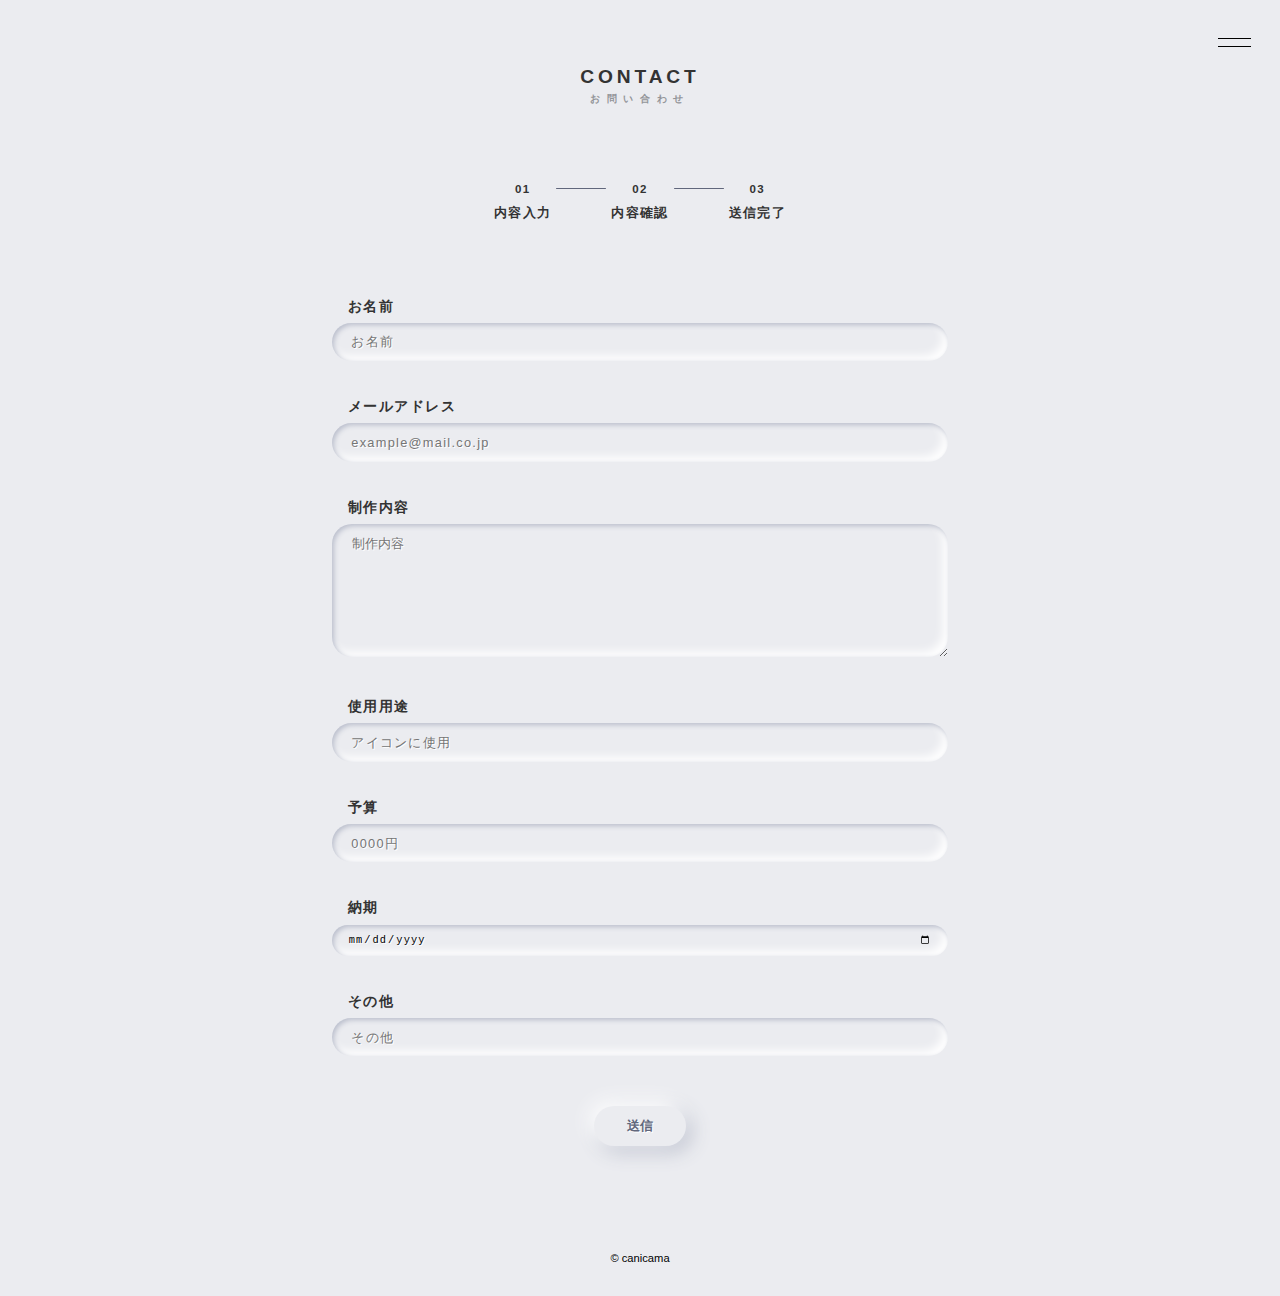
<file: contact.html>
<!DOCTYPE html>
<html lang="en">

<head>
  <meta charset="UTF-8">
  <meta http-equiv="X-UA-Compatible" content="IE=edge">
  <meta name="viewport" content="width=device-width, initial-scale=1.0">
  <title>canicama | お問い合わせ</title>
  <link rel="stylesheet" href="contact.css">

  <link href="https://use.fontawesome.com/releases/v5.6.1/css/all.css" rel="stylesheet">
  <link rel="shortcut icon" href="images/favicon.ico">

</head>

<body>

  <header class="header">
    <nav class="global-nav">
      <ul class="global-nav__list" id="navi_list">
        <li class="global-nav__item"><a href="index.html#profile">ABOUT</a></li>
        <li class="global-nav__item"><a href="#">CONTACT</a></li>
        <li class="global-nav__item"><a href="index.html#gallery">ILLUST</a></li>
        <li class="global-nav__item"><a href="nikki.html">NIKKI</a></li>
      </ul>
      <div class="nav_sns_icon">
        <ul>
          <li><a href="https://twitter.com/canicama_"><i class="fab fa-twitter fa-2x"></i></a></li>
          <li><a href="https://www.instagram.com/reichuki"><i class="fab fa-instagram fa-2x"></i></a></li>
        </ul>
        <!--
      <div class="yurei">
        <p><a href="yurei.html">ユウレイ公式サイト</a></p>
      </div>
      -->
      </div>
    </nav>
    <div class="hamburger" id="js-hamburger">
      <span class="hamburger__line hamburger__line--1"></span>
      <span class="hamburger__line hamburger__line--3"></span>
    </div>
    <div class="black-bg" id="js-black-bg"></div>
  </header>

  <div class="contact_form">
    <ul>
      <h2>CONTACT<br><span>お問い合わせ</span></h2>
      <div class="contact_order">
        <ul>
          <li><span>01</span><br>内容入力</li>
          <li class="contact_line_box" style="margin-top: 13px;"></li>
          <li><span>02</span><br>内容確認</li>
          <li class="contact_line_box" style="margin-top: 13px;"></li>
          <li><span>03</span><br>送信完了</li>
        </ul>
      </div>

      <form
        action="https://docs.google.com/forms/u/1/d/e/1FAIpQLSeY-uY41KyT8_6IOStNcdI0onYo1Oe7o2g2XdrLzMA5kpqoKA/formResponse">
        <label for="my_name">お名前</label>
        <input id="email" type="text" name="entry.1847468209" placeholder="お名前">
        <label for="email">メールアドレス</label>
        <input id="email" type="text" name="entry.582059140" placeholder="example@mail.co.jp">
        <label for="msg">制作内容</label>
        <textarea id="msg" name="entry.361872345" placeholder="制作内容"></textarea>
        <label for="my_name">使用用途</label>
        <input id="email" type="text" name="entry.1590780043" placeholder="アイコンに使用">
        <label for="my_name">予算</label>
        <input id="email" type="text" name="entry.524397925" placeholder="0000円">
        <label for="my_name">納期</label>
        <input id="date" type="date" name="entry.1628004502" placeholder="00年00月00日">
        <label for="my_name">その他</label>
        <input id="email" type="text" name="entry.617023466" placeholder="その他">
        <div class="button">
          <button type="submit" name="button" value="送信">送信</button>
        </div>
      </form>

      <!--
        <form
        action="https://docs.google.com/forms/u/1/d/e/1FAIpQLSeY-uY41KyT8_6IOStNcdI0onYo1Oe7o2g2XdrLzMA5kpqoKA/formResponse">
        <label>
          <p>お名前</p><input type="text" placeholder="お名前" name="entry.1847468209" />
        </label>
        <label>
          <p>メールアドレス</p><input type="text" placeholder="メールアドレス" name="entry.582059140" />
        </label>
        <label>
          <p>制作内容</p><textarea id="t_message" name="message" placeholder="制作内容" name="entry.361872345"></textarea>
        </label>
        <div id="attachment">
          <label><input type="file" name="ファイル添付" class="fileinput" name="entry.1590780043">添付ファイル</label>
        </div>
        <label>
          <p>使用用途</p><input type="text" placeholder="アイコンに使用" name="entry.1590780043" />
        </label>
        <label>
          <p>予算</p><input type="text" placeholder="0000円" name="entry.524397925" />
        </label>
        <label>
          <p>納期</p><input type="text" placeholder="00年00月00日" name="entry.1628004502" />
        </label>
        <label>
          <p>その他</p><textarea id="t_message" name="entry.617023466" placeholder="その他"></textarea>
        </label>
        <button type="button">送信</button>
      </form>
    -->
    </ul>
  </div>

  <footer>
    <div class="footer">
      <p>&copy; canicama</p>
    </div>
  </footer>



  <script src="navi.js"></script>

</body>

</html>
</file>
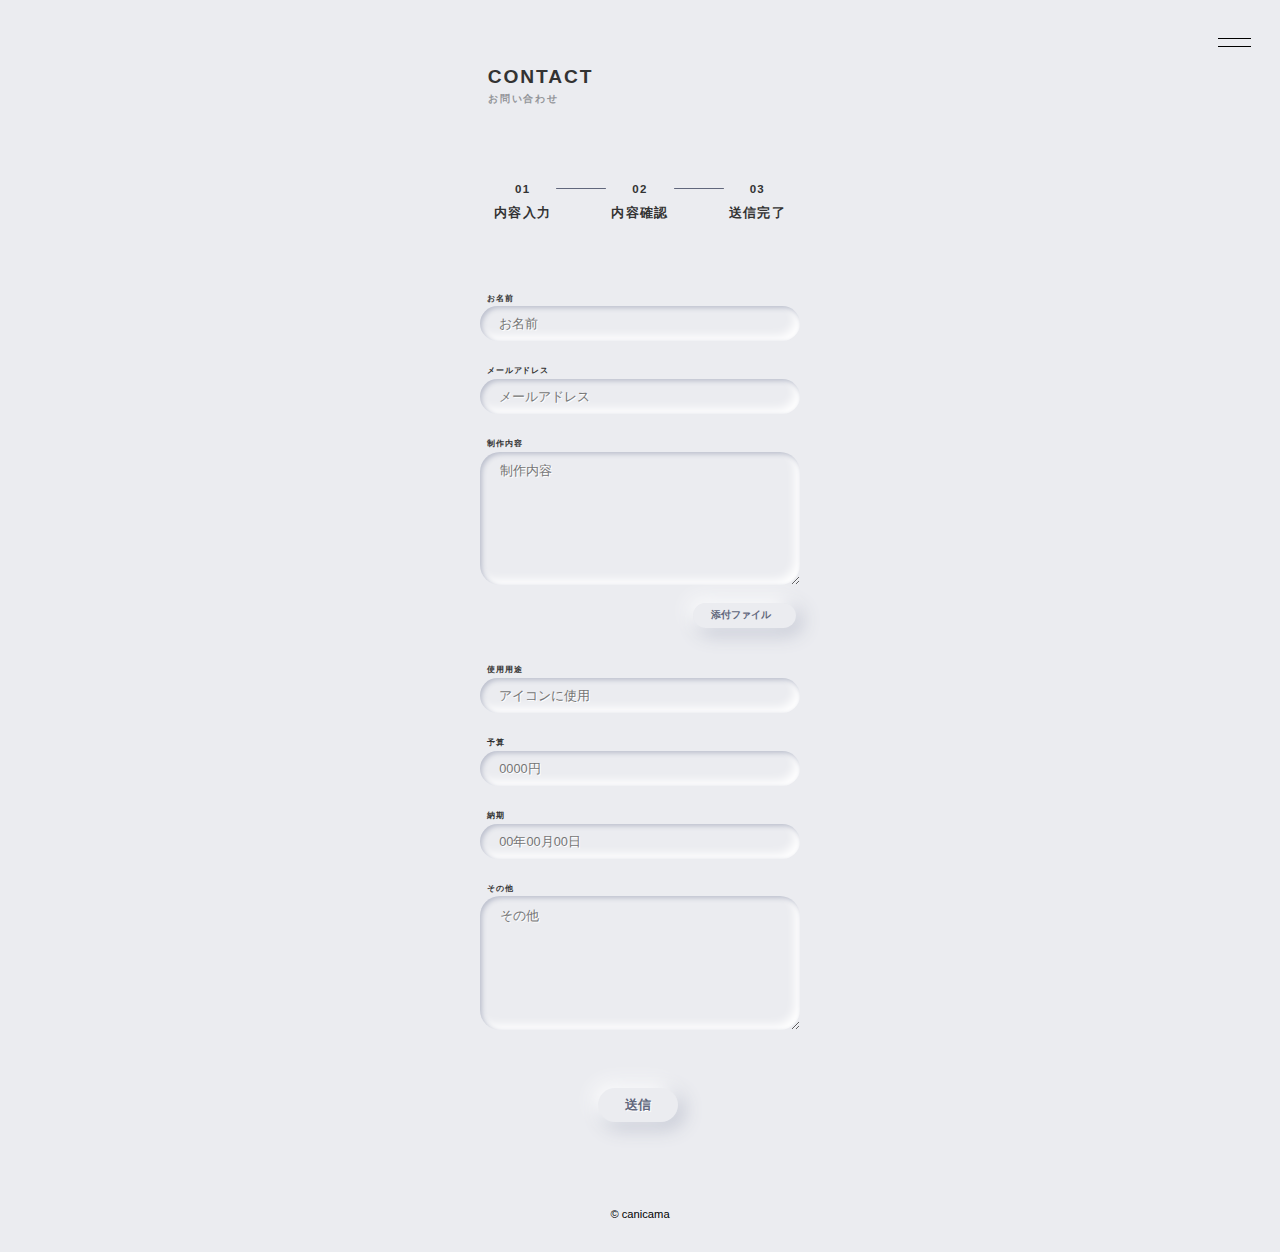
<file: contact02.html>
<!DOCTYPE html>
<html lang="en">

<head>
  <meta charset="UTF-8">
  <meta http-equiv="X-UA-Compatible" content="IE=edge">
  <meta name="viewport" content="width=device-width, initial-scale=1.0">
  <title>canicama | お問い合わせ</title>
  <link rel="stylesheet" href="p2.css">

  <link href="https://use.fontawesome.com/releases/v5.6.1/css/all.css" rel="stylesheet">
  <link rel="shortcut icon" href="images/favicon.ico">
</head>

<body>

  <header class="header">
    <nav class="global-nav">
      <ul class="global-nav__list" id="navi_list">
        <li class="global-nav__item"><a href="index.html#profile">ABOUT</a></li>
        <li class="global-nav__item"><a href="#">CONTACT</a></li>
        <li class="global-nav__item"><a href="index.html#gallery">ILLUST</a></li>
        <li class="global-nav__item"><a href="nikki.html">NIKKI</a></li>
      </ul>
      <div class="nav_sns_icon">
        <ul>
          <li><a href="https://twitter.com/canicama_"><i class="fab fa-twitter fa-2x"></i></a></li>
          <li><a href="https://www.instagram.com/reichuki"><i class="fab fa-instagram fa-2x"></i></a></li>
        </ul>
        <!--
      <div class="yurei">
        <p><a href="yurei.html">ユウレイ公式サイト</a></p>
      </div>
      -->
      </div>
    </nav>
    <div class="hamburger" id="js-hamburger">
      <span class="hamburger__line hamburger__line--1"></span>
      <span class="hamburger__line hamburger__line--3"></span>
    </div>
    <div class="black-bg" id="js-black-bg"></div>
  </header>

  <div class="contact_form">
    <ul>
      <h2>CONTACT<br><span>お問い合わせ</span></h2>
      <div class="contact_order">
        <ul>
          <li><span>01</span><br>内容入力</li>
          <li class="contact_line_box" style="margin-top: 13px;"></li>
          <li><span>02</span><br>内容確認</li>
          <li class="contact_line_box" style="margin-top: 13px;"></li>
          <li><span>03</span><br>送信完了</li>
        </ul>
      </div>
      <form>
        <label>
          <p>お名前</p><input type="text" placeholder="お名前" />
        </label>
        <label>
          <p>メールアドレス</p><input type="text" placeholder="メールアドレス" />
        </label>
        <label>
          <p>制作内容</p><textarea id="t_message" name="message" placeholder="制作内容"></textarea>
        </label>
        <div id="attachment">
          <label><input type="file" name="ファイル添付" class="fileinput">添付ファイル</label>
        </div>
        <label>
          <p>使用用途</p><input type="text" placeholder="アイコンに使用" />
        </label>
        <label>
          <p>予算</p><input type="text" placeholder="0000円" />
        </label>
        <label>
          <p>納期</p><input type="text" placeholder="00年00月00日" />
        </label>
        <label>
          <p>その他</p><textarea id="t_message" name="message" placeholder="その他"></textarea>
        </label>
        <button type="button">送信</button>
      </form>
    </ul>
  </div>

  <footer>
    <div class="footer">
      <p>&copy; canicama</p>
    </div>
  </footer>

  <script src="navi.js"></script>

</body>

</html>
</file>
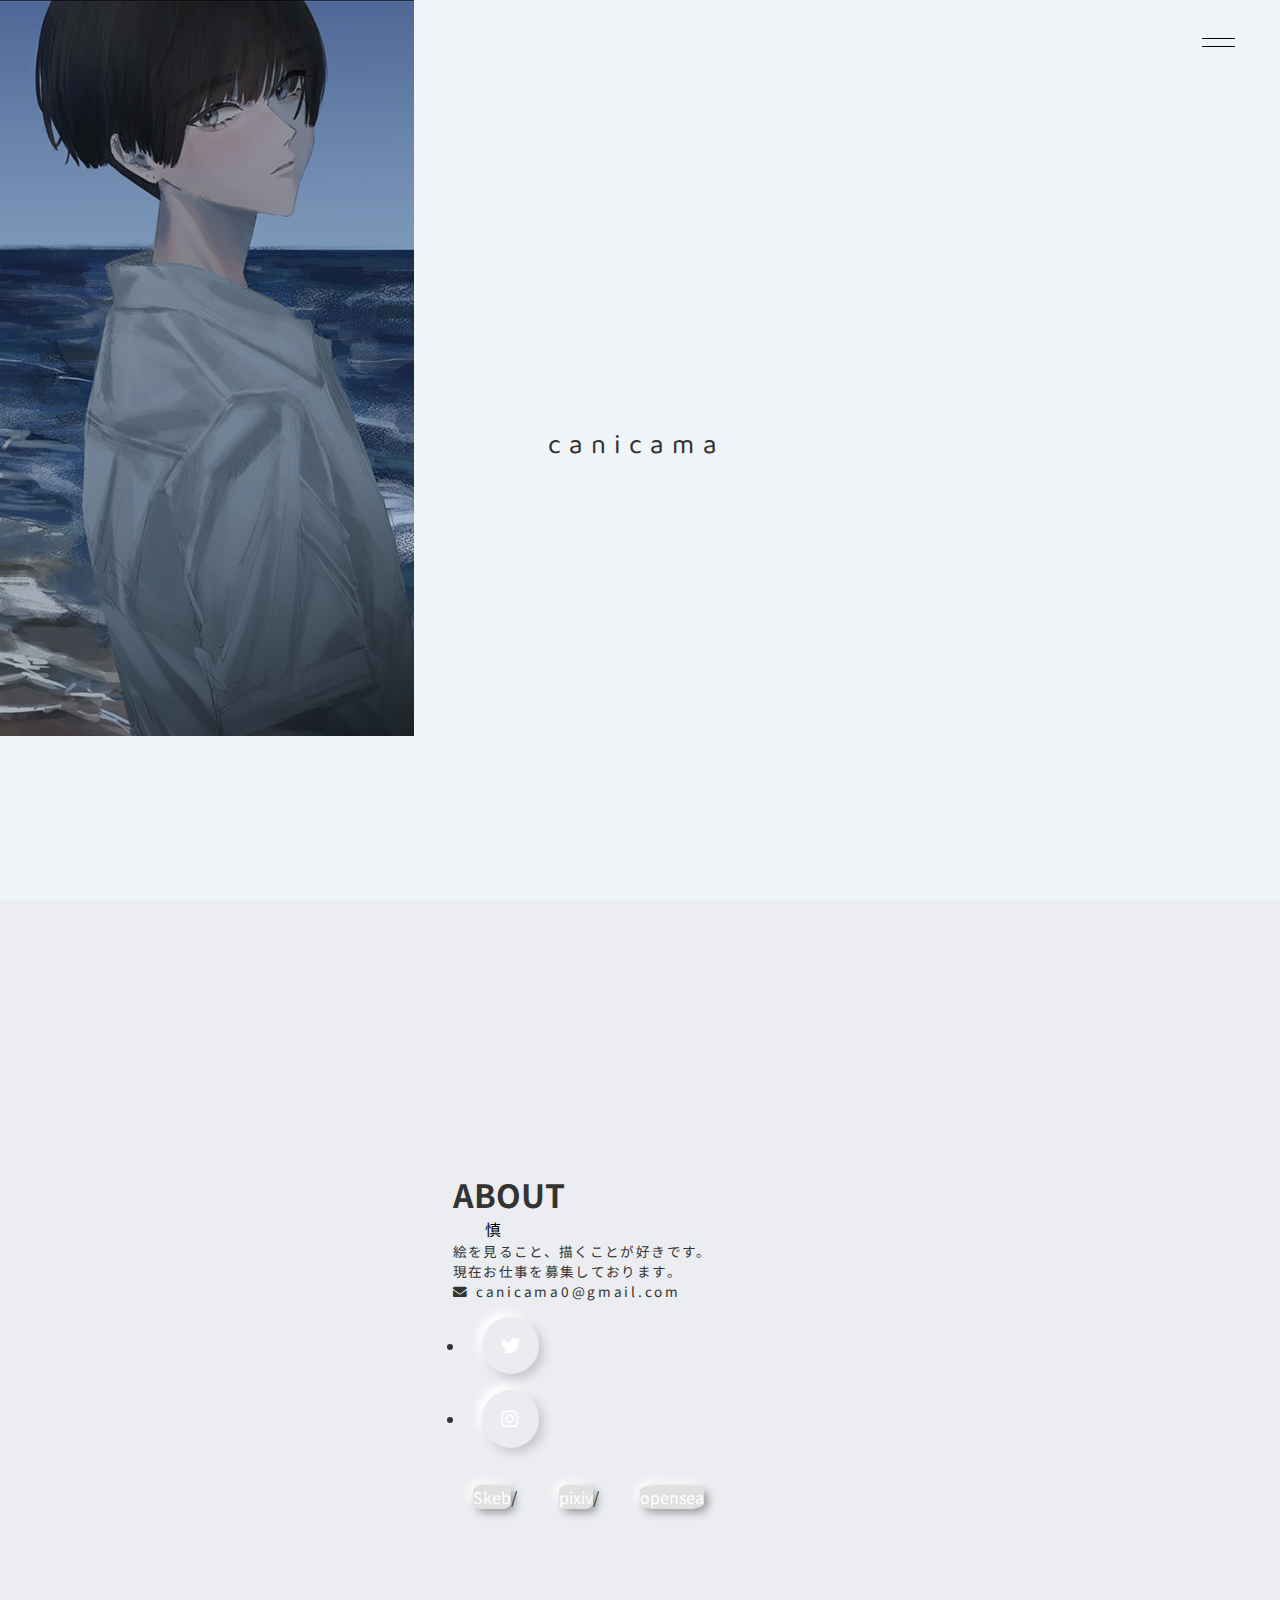
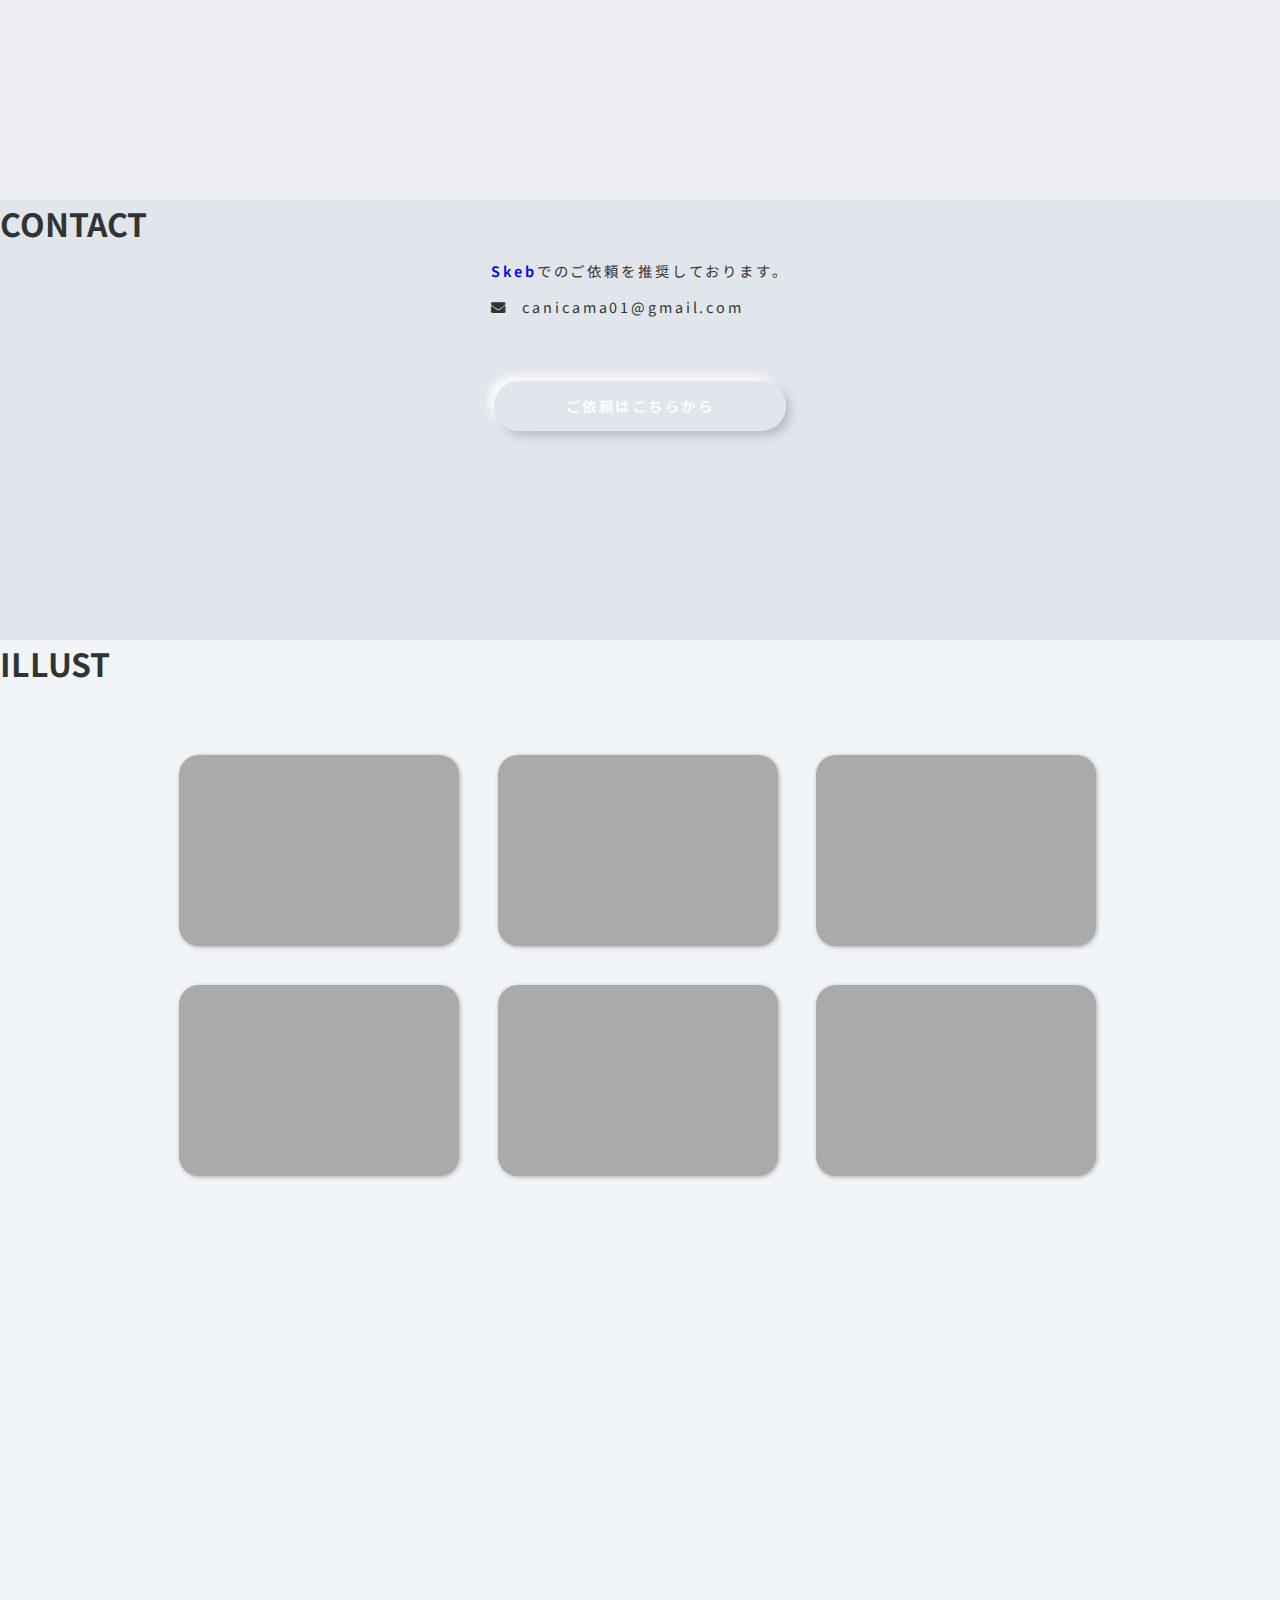
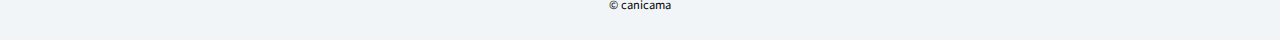
<file: index02.html>
<!DOCTYPE html>
<html lang="en">
<head>
    <meta charset="UTF-8">
    <meta http-equiv="X-UA-Compatible" content="IE=edge">
    <meta name="viewport" content="width=device-width, initial-scale=1.0">

    <!--ツイッターカード-->
    <meta name="twitter:card" content="summary_large_image" />
    <meta name="twitter:site" content="@canicama_" />
    <meta name="twitter:title" content="canicama" />
    <meta name="twitter:description" content="日記" />
    <meta name="twitter:image" content="	https://canicama01.github.io/canicama-HP/images/sample03.png" />

    <title>canicama</title>
    <link rel="stylesheet" href="style.css">
    <link href="https://use.fontawesome.com/releases/v5.6.1/css/all.css" rel="stylesheet">
    <link rel="shortcut icon" href="images/favicon.ico">

    <link rel="preconnect" href="https://fonts.googleapis.com">
    <link rel="preconnect" href="https://fonts.gstatic.com" crossorigin>
    <link href="https://fonts.googleapis.com/css2?family=Baloo+Bhaijaan+2&family=Gruppo&family=Press+Start+2P&display=swap" rel="stylesheet">
    <link href="https://fonts.googleapis.com/css2?family=Noto+Sans+JP&display=swap" rel="stylesheet">


</head>
<body>

  <div class="content">
    <header class="header">
        <nav class="global-nav">
          <ul class="global-nav__list" id="navi_list">
            <li class="global-nav__item"><a href="#plofile">ABOUT</a></li>
            <li class="global-nav__item"><a href="contact.html">CONTACT</a></li>
            <li class="global-nav__item"><a href="#gallery">ILLUST</a></li>
            <li class="global-nav__item"><a href="nikki.html">NIKKI</a></li>
          </ul>
          <div class="nav_sns_icon">
            <ul>
                <li><a href="https://twitter.com/canicama_"><i class="fab fa-twitter fa-2x"></i></a></li>
                <li><a href="https://www.instagram.com/reichuki"><i class="fab fa-instagram fa-2x"></i></a></li>
            </ul>
            <!--
          <div class="yurei">
            <p><a href="yurei.html">ユウレイ公式サイト</a></p>
          </div>
          -->
        </div>
        </nav>
        <div class="hamburger" id="js-hamburger">
          <span class="hamburger__line hamburger__line--1"></span>
          <span class="hamburger__line hamburger__line--3"></span>
        </div>
        <div class="black-bg" id="js-black-bg"></div>
      </header>

    <div class="home">
      <div class="home_images"><img src="images/sample03.png" alt=""></div>
      <p>canicama</p>
    </div>

    <div class="profile" id="profile">
            <div class="profile_text">
              <h1>ABOUT</h1>
                <div class="name">慎</div>
                <p>絵を見ること、描くことが好きです。</p>
                <p>現在お仕事を募集しております。</p>
                <p style="letter-spacing: 0.2em;"><i class="fas fa-envelope" style="margin-right: 0.5em;"></i>canicama0@gmail.com</p>
                <div class="link">
                    <li class="twitter"><a href="https://twitter.com/canicama_"><i class="fab fa-twitter"></i></a></li>
                    <li class="insta"><a href="https://www.instagram.com/reichuki"><i class="fab fa-instagram fa-2x"></i></a></li>
                </div>
                <div class="link_text">
                  <ul>
                    <li><a href="https://skeb.jp/@canicama_">Skeb</a><span>/</span></li>
                    <li><a href="https://www.pixiv.net/users/17618934">pixiv</a><span>/</span></li>
                    <li><a href="https://opensea.io/collection/canicama">opensea</a></li>
                  </ul>
                </div>
            </div>
    </div>

    <div class="commission" id="commission">
      <h1>CONTACT</h1>
      <div class="commission_text">
        <ul>
            <p><a href="https://skeb.jp/@canicama_">Skeb</a>でのご依頼を推奨しております。</p>
            <p><i class="fas fa-envelope" style="margin-right: 1em;"></i>canicama01@gmail.com</p>
            <div class="form_link">
              <p class="form_link"><a href="contact.html" style="color: #FFF;">ご依頼はこちらから</a></p>
            </div>
        </ul>
        <!--
        <div class="contact_form">
        -->
      </div>     
            
    </div>

    <div class="gallery" id="gallery">
      <div class="gallery_text">
        <h1>ILLUST</h1>
      </div>
    <div class="gallery_images">
      <ul>
        <li></li>
        <li></li>
        <li></li>
        <li></li>
        <li></li>
        <li></li>
      </ul>
    </div>
    </div>
  </div>
</div>

<footer>
  <div class="footer">
      <p>&copy; canicama</p>
     </div>
</footer>

    <script src="navi.js"></script>

</body>
</html>
</file>
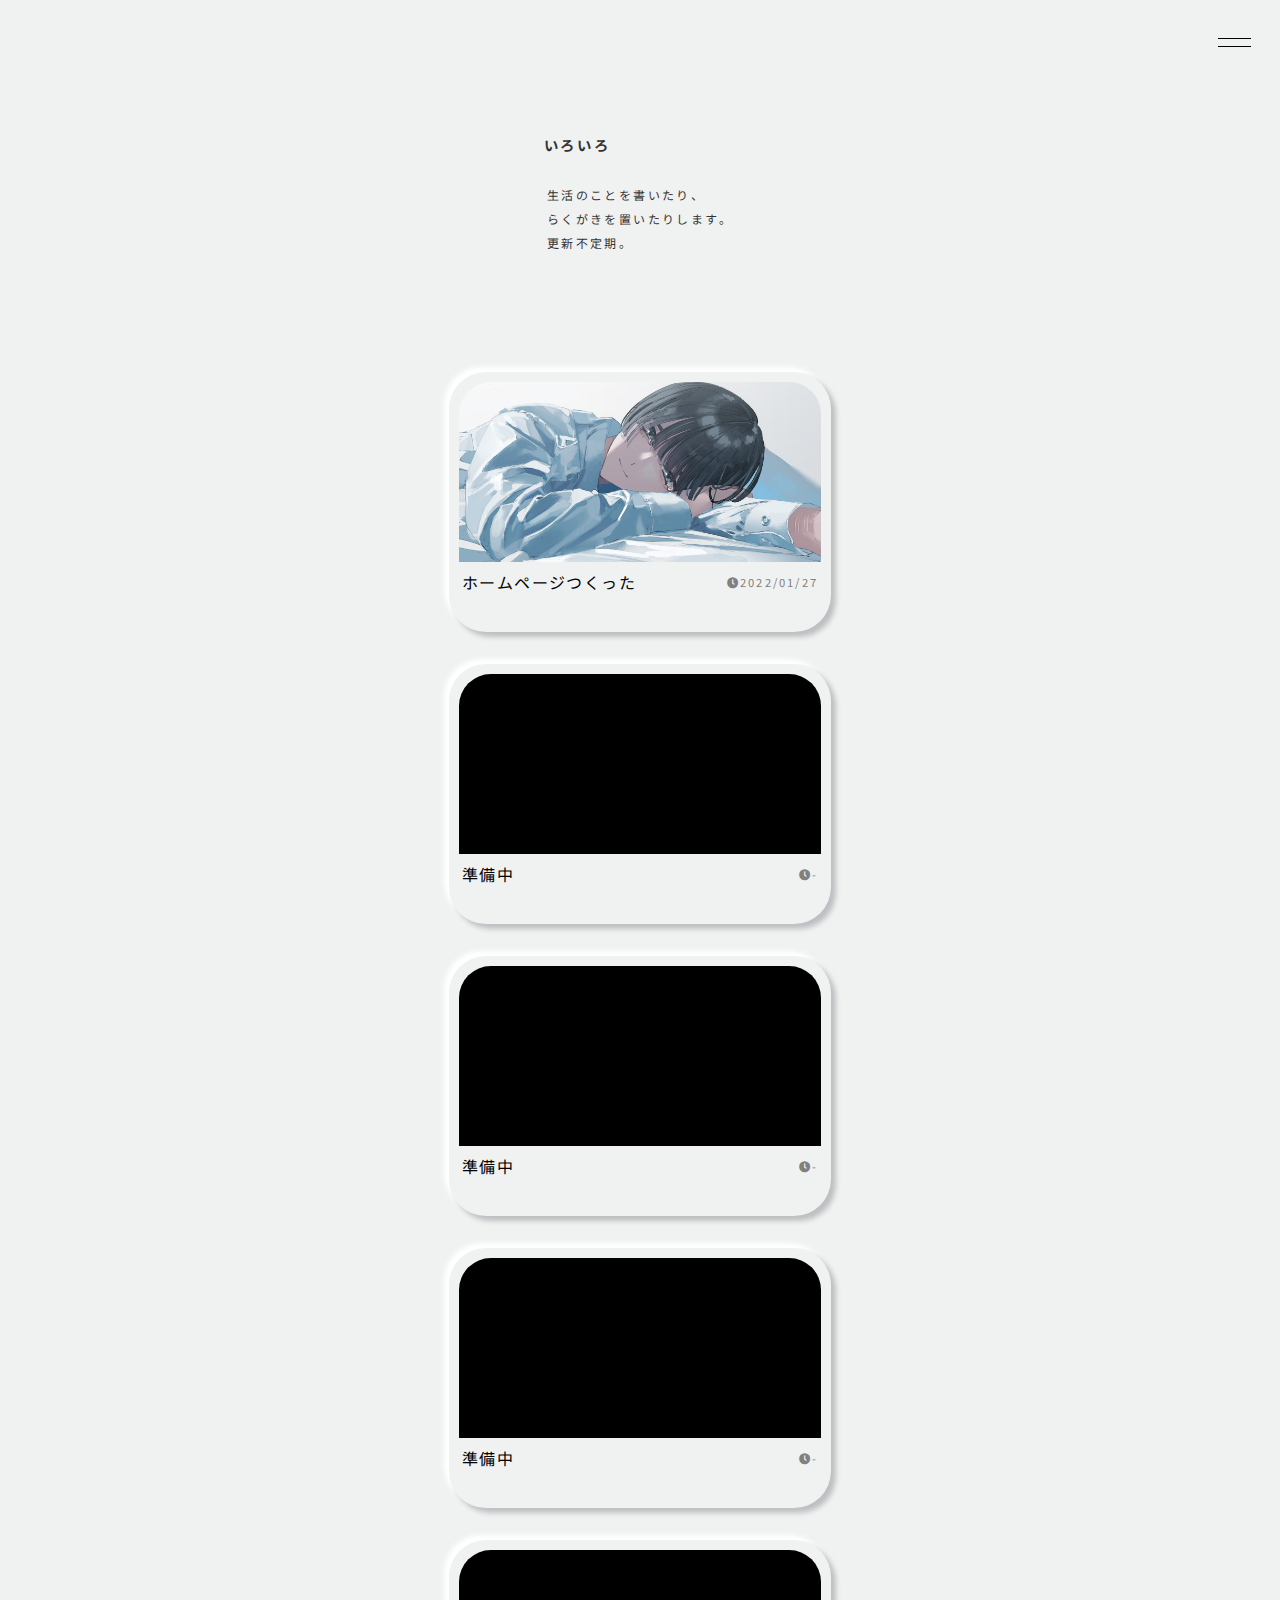
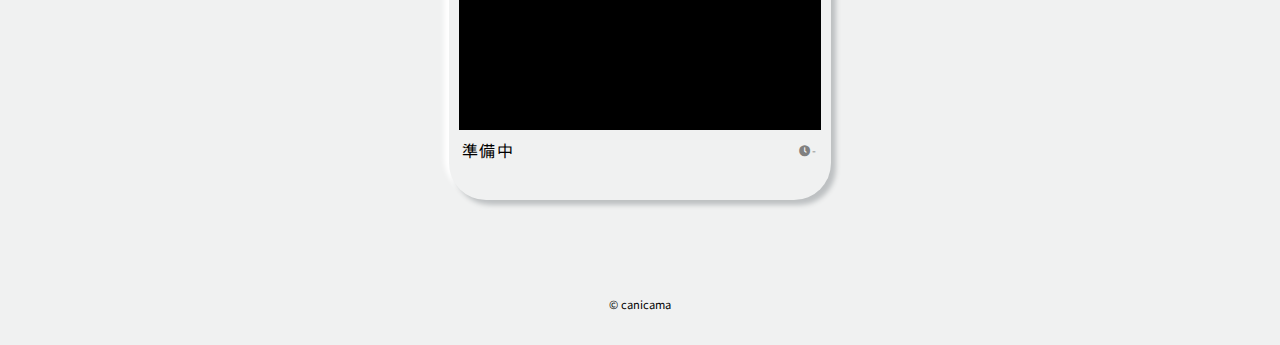
<file: nikki.html>
<!DOCTYPE html>
<html lang="en">

<head>
  <meta charset="UTF-8">
  <meta http-equiv="X-UA-Compatible" content="IE=edge">
  <meta name="viewport" content="width=device-width, initial-scale=1.0">

  <!--ツイッターカード-->
  <meta name="twitter:card" content="summary_large_image" />
  <meta name="twitter:site" content="@canicama_" />
  <meta name="twitter:title" content="canicama" />
  <meta name="twitter:description" content="ホームページ" />
  <meta name="twitter:image" content="	https://canicama01.github.io/canicama-HP/images/sample03.png" />

  <title>canicama | 日記</title>
  <link rel="stylesheet" href="nikki.css">
  <link href="https://use.fontawesome.com/releases/v5.6.1/css/all.css" rel="stylesheet">

  <link rel="shortcut icon" href="images/favicon.ico">

  <link rel="preconnect" href="https://fonts.googleapis.com">
  <link rel="preconnect" href="https://fonts.gstatic.com" crossorigin>
  <link
    href="https://fonts.googleapis.com/css2?family=Baloo+Bhaijaan+2&family=Gruppo&family=Press+Start+2P&display=swap"
    rel="stylesheet">
  <link href="https://fonts.googleapis.com/css2?family=Noto+Sans+JP&display=swap" rel="stylesheet">
</head>

<body>

  <header class="header">
    <nav class="global-nav">
      <ul class="global-nav__list" id="navi_list">
        <li class="global-nav__item"><a href="index.html#profile">ABOUT</a></li>
        <li class="global-nav__item"><a href="contact02.html">CONTACT</a></li>
        <li class="global-nav__item"><a href="index.html#gallery">ILLUST</a></li>
        <li class="global-nav__item"><a href="nikki.html">NIKKI</a></li>
      </ul>
      <div class="nav_sns_icon">
        <ul>
          <li><a href="https://twitter.com/canicama_"><i class="fab fa-twitter fa-2x"></i></a></li>
          <li><a href="https://www.instagram.com/reichuki"><i class="fab fa-instagram fa-2x"></i></a></li>
        </ul>
        <!--
      <div class="yurei">
        <p><a href="yurei.html">ユウレイ公式サイト</a></p>
      </div>
      -->
      </div>
    </nav>
    <div class="hamburger" id="js-hamburger">
      <span class="hamburger__line hamburger__line--1"></span>
      <span class="hamburger__line hamburger__line--3"></span>
    </div>
    <div class="black-bg" id="js-black-bg"></div>
  </header>


  <div class="content">

    <div class="home">
      <div class="home_text">
        <div class="line"></div>
        <h1>いろいろ</h1>
        <p>
          生活のことを書いたり、<br>
          らくがきを置いたりします。<br>
          更新不定期。
        </p>
      </div>
    </div>
    <div class="post">
      <ul>
        <li class="post_text"><a href=""><img src="images/IMG_0525.JPG" alt=""><br>
            <p>ホームページつくった<span><i class="fas fa-clock"></i>2022/01/27</span></p>
          </a></li>
        <li><a href=""><img src="images/black.png" alt=""><br>
            <p>準備中<span><i class="fas fa-clock"></i>-</span></p>
          </a></li>
        <li><a href=""><img src="images/black.png" alt=""><br>
            <p>準備中<span><i class="fas fa-clock"></i>-</span></p>
          </a></li>
        <li><a href=""><img src="images/black.png" alt=""><br>
            <p>準備中<span><i class="fas fa-clock"></i>-</span></p>
          </a></li>
        <li><a href=""><img src="images/black.png" alt=""><br>
            <p>準備中<span><i class="fas fa-clock"></i>-</span></p>
          </a></li>
      </ul>
    </div>

  </div>

  <footer>
    <div class="footer">
      <p>&copy; canicama</p>
    </div>
  </footer>

  <script src="navi.js"></script>
</body>

</html>
</file>
<file: contact.css>
* {
  margin: 0;
  padding: 0;
}

html {
  width: 100%;
  font-family: 'Baloo Bhaijaan 2', cursive;
  font-family: 'Noto Sans JP', sans-serif;
  color: #333333;
}


/*ヘッダー*/
.header {
  position: fixed;
  left: 0;
  top: 0;
  width: 100%;
  height: 40px;
  z-index: 200;
}

.global-nav {
  position: fixed;
  right: -320px;
  /* これで隠れる */
  top: 0;
  width: 300px;
  /* スマホに収まるくらい */
  height: 100vh;
  padding-top: 130px;
  background-color: #fff;
  transition: all .6s;
  z-index: 201;
  overflow-y: auto;
  /* メニューが多くなったらスクロールできるように */
}

.hamburger {
  position: absolute;
  right: 1em;
  top: 1em;
  width: 34px;
  height: 46px;
  cursor: pointer;
  z-index: 300;
  padding-right: 18px;
  border-radius: 13px;
}

.global-nav__list {
  margin: 0;
  padding: 0;
  list-style: none;
}

.global-nav__item {
  padding: 0 3em;
}

.global-nav__item a {
  display: block;
  padding: 30px;
  font-size: 0.9em;
  font-weight: 600;
  text-decoration: none;
  color: #111;
  letter-spacing: 0.4em;
}

.global-nav__item a:hover {
  background-color: #eee;
}

.hamburger__line {
  position: absolute;
  left: 6px;
  width: 33px;
  height: 1px;
  background-color: rgb(0, 0, 0);
  transition: all .6s;
}

.hamburger__line--1 {
  top: 22px;
}

.hamburger__line--2 {
  top: 25px;
}

.hamburger__line--3 {
  top: 30px;
}

.black-bg {
  position: fixed;
  left: 0;
  top: 0;
  width: 100vw;
  height: 100vh;
  z-index: 100;
  background-color: #000;
  opacity: 0;
  visibility: hidden;
  transition: all .6s;
  cursor: pointer;
}

/* 表示された時用のCSS */
.nav-open .global-nav {
  right: 0;
}

.nav-open .black-bg {
  opacity: .8;
  visibility: visible;
}

.nav-open .hamburger__line--1 {
  transform: rotate(45deg);
  top: 20px;
}

.nav-open .hamburger__line--2 {
  width: 0;
  left: 50%;
}

.nav-open .hamburger__line--3 {
  transform: rotate(-45deg);
  top: 20px;
}

/*ナビ追記（SNSアイコン）*/
.nav_sns_icon ul {
  background-color: brown;
}

.nav_sns_icon .fa-2x {
  color: black;
  font-size: 1.5em;
}

.nav_sns_icon ul {
  margin: 3em;
}

.nav_sns_icon ul li {
  list-style: none;
  float: left;
  margin: 0 1em;
}

.nav_sns_icon ul li a {
  padding: 10px;
}

/*ナビ追記（ユウレイ特設サイト）*/
.yurei {
  /* padding: 3em; */
  display: inline-block;
  margin: 3em 3.8em;
  text-align: center;
}

.yurei p a {
  text-decoration: none;
  color: rgb(255, 255, 255);
  background-color: grey;
  padding: 1.3em;
  border-radius: 10px;
  font-size: 0.9em;
}

body {
  background-color: #EBECF0;
}

button,
input,
textarea {
  border: 0;
  outline: 0;
  border-radius: 20px;
  padding: 0.8em 1.5em;
  background-color: #EBECF0;
  text-shadow: 1px 1px 0 #fff;
}

.contact_form {
  display: flex;
  align-items: center;
  justify-content: center;
}

.contact_form ul {
  margin-top: 3em;
}

.contact_order {
  width: 100%;
  height: 120px;

  margin: 2em auto;

  display: flex;
  align-items: center;
  justify-content: center;
}

.contact_order ul {
  margin: 0 auto;
}

.contact_order ul li {
  float: left;
  list-style: none;
  margin: 0.2em;
  border-radius: 20px;
  text-align: center;
  font-size: 0.8em;
  line-height: 1.8em;
  font-weight: 600;
  letter-spacing: 0.1em;
  border-radius: 24px;
}

.contact_order ul li span {
  font-size: 0.9em;
  margin: 0 0.6em;
  display: inline-block;
}

.contact_line_box {
  background-color: #61677C;
  height: 1px;
  width: 50px;
}

label {
  display: block;
  margin: 2.5em 0 0.5em 1.1em;
  width: 20em;
  font-weight: 600;
  letter-spacing: 0.1em;
  font-size: 0.9em;
}

@media (min-width: 1024px) {
  label {
    width: 600px;
  }
}

label p {
  5 font-size: 0.8em;
  margin-left: 1.4em;
  font-weight: 600;
  letter-spacing: 0.1em;
}

input {
  margin-right: 8px;
  box-shadow: inset 2px 2px 5px #babecc, inset -5px -5px 10px #fff;
  width: 100%;
  box-sizing: border-box;
  transition: all 0.2s ease-in-out;
  appearance: none;
  -webkit-appearance: none;
  letter-spacing: 0.1em;
  font-size: 0.8em;
  height: 3em;
}

textarea {
  margin-right: 8px;
  box-shadow: inset 2px 2px 5px #babecc, inset -5px -5px 10px #fff;
  width: 100%;
  box-sizing: border-box;
  transition: all 0.2s ease-in-out;
  appearance: none;
  -webkit-appearance: none;
  height: 10em;
  border: none;
  outline: none;
  border-radius: 20px;
  padding: 0.8em 1.5em;
}

input:focus {
  box-shadow: inset 1px 1px 2px #BABECC, inset -1px -1px 2px #FFF;
}

textarea:focus {
  box-shadow: inset 1px 1px 2px #BABECC, inset -1px -1px 2px #FFF;
}

button {
  color: #61677C;
  font-weight: bold;
  box-shadow: -5px -5px 20px #FFF, 5px 5px 20px #BABECC;
  transition: all 0.2s ease-in-out;
  cursor: pointer;
  margin: 50px 0;
  padding: 0.8em 2.5em;
}

button:hover {
  box-shadow: -2px -2px 5px #FFF, 2px 2px 5px #BABECC;
}

button:active {
  box-shadow: inset 1px 1px 2px #BABECC, inset -1px -1px 2px #FFF;
}

.button {
  text-align: center;
}

h2 {
  font-size: 1.2em;
  margin: 1em 0.4em;
  letter-spacing: 0.2em;
  line-height: 1em;
  text-align: center;
}

h2 span {
  font-size: 0.5em;
  color: #939599;
  letter-spacing: 0.7em;
}

#attachment label {
  display: inline-block;
  position: relative;
  font-size: 0.6em;
  padding: 6px 18px;
  transition: all 0.3s;
  border-radius: 20px;
  color: #61677C;
  font-weight: bold;
  box-shadow: -5px -5px 20px #fff, 5px 5px 20px #babecc;
  /*left: 213px;*/
  top: -21px;
  width: 7em;
}

#attachment label input {
  position: absolute;
  left: 0;
  top: 0;
  opacity: 0;
  width: 100%;
  height: 100%;
}

/*フッター*/
footer {
  position: relative;
  /*←絶対位置*/
  bottom: 0;
  /*下に固定*/
  width: 100%;
}

.footer {
  height: 2em;
  position: absolute;
  width: 100%;
  height: 100px;
}

.footer p {
  text-align: center;
  color: rgb(0, 0, 0);
  font-size: 0.7em;
  margin: 5em 0 2em 0;
}
</file>
<file: p2.css>
*{
    margin: 0;
    padding: 0;
}
html{
    width: 100%;
    font-family: 'Baloo Bhaijaan 2', cursive;
    font-family: 'Noto Sans JP', sans-serif;
    color: #333333;
}


/*ヘッダー*/
.header {
    position: fixed;
    left: 0;
    top: 0;
    width: 100%;
    height: 40px;
    z-index: 200;
  }
  .global-nav {
    position: fixed;
    right: -320px; /* これで隠れる */
    top: 0;
    width: 300px; /* スマホに収まるくらい */
    height: 100vh;
    padding-top: 130px;
    background-color: #fff;
    transition: all .6s;
    z-index: 201;
    overflow-y: auto; /* メニューが多くなったらスクロールできるように */
  }
  .hamburger {
    position: absolute;
    right: 1em;
    top: 1em;
    width: 34px;
    height: 46px;
    cursor: pointer;
    z-index: 300;
    padding-right: 18px;
    border-radius: 13px;
  }
  .global-nav__list {
    margin: 0;
    padding: 0;
    list-style: none;
  }
  .global-nav__item {
      padding: 0 3em;
  }
  .global-nav__item a {
    display: block;
    padding: 30px;
    font-size: 0.9em;
    font-weight: 600;
    text-decoration: none;
    color: #111;
    letter-spacing: 0.4em;
  }
  .global-nav__item a:hover {
    background-color: #eee;
  }
  .hamburger__line {
    position: absolute;
    left: 6px;
    width: 33px;
    height: 1px;
    background-color: rgb(0, 0, 0);
    transition: all .6s;
  }
  .hamburger__line--1 {
    top: 22px;
  }
  .hamburger__line--2 {
    top: 25px;
  }
  .hamburger__line--3 {
    top: 30px;
  }
  .black-bg {
    position: fixed;
    left: 0;
    top: 0;
    width: 100vw;
    height: 100vh;
    z-index: 100;
    background-color: #000;
    opacity: 0;
    visibility: hidden;
    transition: all .6s;
    cursor: pointer;
  }
  /* 表示された時用のCSS */
  .nav-open .global-nav {
    right: 0;
  }
  .nav-open .black-bg {
    opacity: .8;
    visibility: visible;
  }
  .nav-open .hamburger__line--1 {
    transform: rotate(45deg);
    top: 20px;
  }
  .nav-open .hamburger__line--2 {
    width: 0;
    left: 50%;
  }
  .nav-open .hamburger__line--3 {
    transform: rotate(-45deg);
    top: 20px;
  }
  
  /*ナビ追記（SNSアイコン）*/
  .nav_sns_icon ul{
  background-color: brown;
  }
  .nav_sns_icon .fa-2x{
  color: black;
  font-size: 1.5em;
  }
  .nav_sns_icon ul{
  margin: 3em;
  }
  .nav_sns_icon ul li{
  list-style: none;
  float: left;
  margin: 0 1em;
  }
  .nav_sns_icon ul li a{
  padding: 10px;
  }
  /*ナビ追記（ユウレイ特設サイト）*/
  .yurei{
    /* padding: 3em; */
    display: inline-block;
    margin: 3em 3.8em;
    text-align: center;
  }
  .yurei p a{
  text-decoration: none;
    color: rgb(255, 255, 255);
    background-color: grey;
    padding: 1.3em;
    border-radius: 10px;
    font-size: 0.9em;
  }

body {
    background-color: #EBECF0;
  }
  button, input, textarea {
    border: 0;
    outline: 0;
    border-radius: 20px;
    padding: 0.8em 1.5em;
    background-color: #EBECF0;
    text-shadow: 1px 1px 0 #fff;
  }
.contact_form{
    display: flex;
    align-items: center;
    justify-content: center;
}
.contact_form ul{
    margin-top: 3em;
}
.contact_order{
    width: 100%;
    height: 120px;

    margin: 2em auto;

    display: flex;
align-items: center;
justify-content: center;
}
.contact_order ul{
    margin: 0 auto;
}
.contact_order ul li{
    float: left;
    list-style: none;
    margin: 0.2em;
    border-radius: 20px;
    text-align: center;
    font-size: 0.8em;
    line-height: 1.8em;
    font-weight: 600;
    letter-spacing: 0.1em;
    border-radius: 24px;
}
.contact_order ul li span{
    font-size: 0.9em;
    margin: 0 0.6em;
    display: inline-block;
}
.contact_line_box{
    background-color: #61677C;
    height: 1px;
    width: 50px;
}
  label {
    display: block;
    margin-bottom: 24px;
    width: 20em;
  }
  label p{
    margin: 0.3em 0;
    font-size: 0.5em;
    margin-left: 0.9em;
    font-weight: 600;
    letter-spacing: 0.1em;
  }
  input {
    margin-right: 8px;
    box-shadow: inset 2px 2px 5px #babecc, inset -5px -5px 10px #fff;
    width: 100%;
    box-sizing: border-box;
    transition: all 0.2s ease-in-out;
    appearance: none;
    -webkit-appearance: none;
    font-size: 0.8em;
  }
  textarea{
    margin-right: 8px;
    box-shadow: inset 2px 2px 5px #babecc, inset -5px -5px 10px #fff;
    width: 100%;
    box-sizing: border-box;
    transition: all 0.2s ease-in-out;
    appearance: none;
    -webkit-appearance: none;
    height: 10em;
    border: none;
    outline: none;
    border-radius: 20px;
    padding: 0.8em 1.5em;
  }
  input:focus {
    box-shadow: inset 1px 1px 2px #BABECC, inset -1px -1px 2px #FFF;
  }
  textarea:focus {
    box-shadow: inset 1px 1px 2px #BABECC, inset -1px -1px 2px #FFF;
  }
  button {
    color: #61677C;
    font-weight: bold;
    box-shadow: -5px -5px 20px #FFF, 5px 5px 20px #BABECC;
    transition: all 0.2s ease-in-out;
    cursor: pointer;
    margin: 30px 37%;
    padding: 0.6em 2em;
  }
  button:hover {
    box-shadow: -2px -2px 5px #FFF, 2px 2px 5px #BABECC;
  }
  button:active {
    box-shadow: inset 1px 1px 2px #BABECC, inset -1px -1px 2px #FFF;
  }
  h2{
    font-size: 1.2em;
    margin: 1em 0.4em;
    letter-spacing: 0.1em;
    line-height: 1em;
  }
  h2 span{
    font-size: 0.5em;
    color: #939599;
  }
#attachment label {
    display: inline-block;
    position: relative;
    font-size: 0.6em;
    padding: 6px 18px;
    transition: all 0.3s;
    border-radius: 20px;
    color: #61677C;
    font-weight: bold;
    box-shadow: -5px -5px 20px #fff, 5px 5px 20px #babecc;
    left: 213px;
    top: -10px;
    width: 7em;
}
#attachment label input {
    position: absolute;
    left: 0;
    top: 0;
    opacity: 0;
    width: 100%;
    height: 100%;
}
/*フッター*/
footer{
    position:relative;/*←絶対位置*/
    bottom: 0; /*下に固定*/
    width: 100%;
    }
    .footer{
      height: 2em;
      position: absolute;
      width: 100%;
      height: 100px;
    }
    .footer p{
    text-align: center;
    color: rgb(0, 0, 0);
    font-size: 0.7em;
    margin: 5em 0 2em 0;
    }
</file>
<file: style.css>
* {
  margin: 0;
  padding: 0;
}

html {
  width: 100%;
  font-family: 'Baloo Bhaijaan 2', cursive;
  font-family: 'Noto Sans JP', sans-serif;
  color: #333333;
  background-color: #f1f5f8;
}

.profile h2 {
  text-align: center;
  padding: 2em 0 3em 0;
  font-size: 1em;
  letter-spacing: 0.6em;
  color: #333333;
}

.commission h2 {
  padding: 6em 0 3em 0;
  text-align: center;
  font-size: 1em;
  letter-spacing: 0.6em;
  color: #333333;
  background-color: #e1e5ec;
}

.gallery_home h2 {
  text-align: center;
  padding: 6em 0 6em 0;
  font-size: 1em;
  letter-spacing: 0.6em;
  color: #333333;
}


/*ヘッダー*/
.header {
  position: fixed;
  left: 0;
  top: 0;
  width: 100%;
  height: 40px;
  z-index: 200;
}

.global-nav {
  position: fixed;
  right: -320px;
  /* これで隠れる */
  top: 0;
  width: 300px;
  /* スマホに収まるくらい */
  height: 100vh;
  padding-top: 130px;
  background-color: #fff;
  transition: all .6s;
  z-index: 201;
  overflow-y: auto;
  /* メニューが多くなったらスクロールできるように */
}

.hamburger {
  position: absolute;
  right: 2em;
  top: 1em;
  width: 34px;
  height: 46px;
  cursor: pointer;
  z-index: 300;
  padding-right: 18px;
  border-radius: 13px;
}

.global-nav__list {
  margin: 0;
  padding: 0;
  list-style: none;
}

.global-nav__item {
  padding: 0 3em;
}

.global-nav__item a {
  display: block;
  padding: 24px;
  font-size: 0.9em;
  font-weight: 600;
  text-decoration: none;
  color: #111;
  letter-spacing: 0.4em;
}

.global-nav__item a:hover {
  background-color: #eee;
}

.hamburger__line {
  position: absolute;
  left: 6px;
  width: 33px;
  height: 1px;
  background-color: rgb(0, 0, 0);
  transition: all .6s;
}

.hamburger__line--1 {
  top: 22px;
}

.hamburger__line--2 {
  top: 25px;
}

.hamburger__line--3 {
  top: 30px;
}

.black-bg {
  position: fixed;
  left: 0;
  top: 0;
  width: 100vw;
  height: 100vh;
  z-index: 100;
  background-color: #000;
  opacity: 0;
  visibility: hidden;
  transition: all .6s;
  cursor: pointer;
}

/* 表示された時用のCSS */
.nav-open .global-nav {
  right: 0;
}

.nav-open .black-bg {
  opacity: .8;
  visibility: visible;
}

.nav-open .hamburger__line--1 {
  transform: rotate(45deg);
  top: 20px;
}

.nav-open .hamburger__line--2 {
  width: 0;
  left: 50%;
}

.nav-open .hamburger__line--3 {
  transform: rotate(-45deg);
  top: 20px;
}

/*ナビ追記（SNSアイコン）*/
.nav_sns_icon ul {
  background-color: brown;
}

.nav_sns_icon .fa-2x {
  color: black;
  font-size: 1.5em;
}

.nav_sns_icon ul {
  margin: 3.5em 3em;
}

.nav_sns_icon ul li {
  list-style: none;
  float: left;
  margin: 0 1em;
}

.nav_sns_icon ul li a {
  padding: 10px;
}

/*ナビ追記（ユウレイ特設サイト）*/
.yurei {
  /* padding: 3em; */
  display: inline-block;
  margin: 3em 3.8em;
  text-align: center;
}

.yurei p a {
  text-decoration: none;
  color: rgb(255, 255, 255);
  background-color: grey;
  padding: 1.3em;
  border-radius: 10px;
  font-size: 0.9em;
}

.home {
  width: 100%;
  height: 100vh;
  background-color: #f1f5f8;
}

.home p {
  position: absolute;
  top: 0;
  right: 0;
  bottom: 0;
  left: 0;
  margin: auto;
  width: 6.8em;
  height: 3.2rem;
  font-size: 1.7em;
  letter-spacing: 0.3em;
  font-family: 'Baloo Bhaijaan 2', cursive;
  color: #333;
}

.blur {
  animation-name: blurAnime;
  animation-duration: 1s;
  animation-fill-mode: forwards;
}

@keyframes blurAnime {
  from {
    filter: blur(10px);
    transform: scale(1.02);
    opacity: 0;
  }

  to {
    filter: blur(0);
    transform: scale(1);
    opacity: 1;
  }
}

.blurTrigger {
  opacity: 0;
}

.profile {
  width: 100%;
  height: 100vh;
  background-color: #ebedf0;
  display: flex;
  align-items: center;
  justify-content: center;
}

.profile_text p {
  font-size: 0.85em;
  color: #333333;
  letter-spacing: 0.1em;
}

.link_text {
  height: 200px;
}

.link_text ul li {
  list-style: none;
  float: left;
  margin: 1.3em;
}

.link_text ul li a {
  color: rgb(255, 255, 255);
  text-decoration: none;
  border-radius: 25%;
  background: #e0e0e0;
  box-shadow: 4px 4px 9px #9d9d9d,
    -4px -4px 9px #ffffff;
}

.link_text ul li a:hover {
  color: #7c7c7c;
  transition: all 0.3s ease 0s;

}

.link_text li a i {
  color: rgb(255, 255, 255);
  font-size: 1.2em;
  padding: 1em;
}

.name {
  font-size: 1em;
  margin: 0em 2em;
  color: #000;
}

.name p {
  margin: 0.5em 3em;
  display: inline-block;
}

.link {
  float: left;
  margin: 0 13px;
  width: 349px;
}

.link ul {
  margin-top: 2em;
}

.link ul li {
  margin: 0.5em 12px;
  float: left;
  list-style: none;
}

.link ul li p {
  text-align: center;
  color: rgb(85, 85, 85);
}

.link li a {
  background-size: cover;
  background-color: center center;
  display: block;
  background-size: cover;
  border-radius: 109px;
  margin: 1em;
  width: 3.6em;
  background-color: #EBECF0;
  box-shadow: 5px 5px 10px #c8c9cc,
    -5px -5px 10px #ffffff;

}

.link li a i {
  color: rgb(255, 255, 255);
  font-size: 1.2em;
  padding: 1em;
}

.link li a i:hover {
  border-radius: 109px;
  background: linear-gradient(145deg, #cacaca, #f0f0f0);
  box-shadow: 5px 5px 13px #b5b5b5,
    -5px -5px 13px #ffffff;
}

.commission {
  width: 100%;
  height: 440px;
  background-color: #e1e5ec;
}

.contact_form {
  width: 100%;
  height: 150vh;
  background-color: rgb(241, 241, 241);
}

.commission_text {
  display: flex;
  align-items: center;
  justify-content: center;
}

.link_skeb a {
  color: grey;
}

.link_skeb a:hover {
  color: rgb(0, 0, 0);
  transition: all 0.3s ease 0s;
}

.contact_form {
  display: flex;
  align-items: center;
  justify-content: center;
}

.contact_form ul {
  margin-top: 5em;
}

.contact_form ul li {
  list-style: none;
  font-size: 0.7em;
  margin: 1.5em;
  font-weight: 600;
  letter-spacing: 0.1em;
}

.contact_form ul li p {
  margin: 0.2em 0;
  font-size: 0.5em;
}

.commission ul p {
  list-style: none;
  margin: 1em 0;
  letter-spacing: 0.2em;
  font-size: 0.9em;
  color: #333333;
}

h2 {
  font-size: 1.2em;
  margin: 0 0.9em;
  letter-spacing: 0.1em;
  line-height: 1em;
}

h2 span {
  font-size: 0.5em;
}

.line_box {
  background-color: #333333;
  width: 1.7em;
  height: 3.2px;
  margin: 0.5em 0 0 0;
}

.contact_form input {
  border: none;
  outline: none;
  width: 20em;
}

::placeholder {
  color: rgb(197, 197, 197);
  font-size: 0.9em;
}

input[type="text"] {
  padding: 1em;
}

textarea[type="message"] {
  border: none;
  width: 20em;
  height: 7em;
  resize: none;
  padding: 1em;
}

.input_text {
  border-radius: 7px;
  background: rgb(241, 241, 241);
  box-shadow: inset 3px 3px 5px #c1c1c1, inset -3px -3px 5px #ffffff;
}

#attachment label {
  /* ボタン部分の見た目（任意） */
  display: inline-block;
  position: relative;
  color: #333333;
  font-size: 0.6em;
  font-weight: 600;
  padding: 6px 18px;
  transition: all 0.3s;
  border-radius: 4px;
  background: rgb(241, 241, 241);
  border-radius: 11px;
  background: #e1e5ec;
  box-shadow: 5px 5px 10px #bbbec4,
    -5px -5px 10px #ffffff;
  left: 213px;
  top: -10px;
}

#attachment label:hover {
  border-radius: 4px;
  background: linear-gradient(145deg, #cacaca, #f0f0f0);
  box-shadow: 3px 3px 5px #c1c1c1,
    -3px -3px 5px #ffffff;
  transition: all 0.4s;
}

#attachment label input {
  /* 今回のポイント */
  position: absolute;
  left: 0;
  top: 0;
  opacity: 0;
  width: 100%;
  height: 100%;
}

#attachment .filename {
  font-weight: 16px;
  margin: 0 0 0 10px;
}

.commission ul p a {
  font-weight: 600;
  text-decoration: none;
}

.commission_text p i {
  margin-right: 1em;
}

.form_link {
  text-align: center;
  margin-top: 4em;
}

.form_link p {
  margin: 2em;
  display: inline-block;
}

.form_link a {
  padding: 1em 5em;
}

/*マウスホバー時に色が変化*/
.form_link {
  height: 100%;
  display: flex;
  align-items: center;
  justify-content: center;
}

.form_link a {
  width: 140px;
  height: 45px;
  font-size: 1em;
  text-transform: uppercase;
  letter-spacing: 2.5px;
  font-weight: 500;
  color: rgb(143, 143, 143);
  border: none;
  box-shadow: 0px 8px 15px rgb(0 0 0 / 10%);
  transition: all 0.3s ease 0s;
  cursor: pointer;
  outline: none;
  border-radius: 52px;
  /* background: #e0e0e0; */
  /* box-shadow: 9px 9px 21px #a6a6a6, -9px -9px 21px #ffffff; */
  /* border-radius: 11px; */
  background: #e1e5ec;
  box-shadow: 5px 5px 10px #bbbec4, -5px -5px 10px #ffffff;
}

.form_link a:hover {
  border-radius: 52px;
  background: linear-gradient(145deg, #cacaca, #f0f0f0);
  box-shadow: 9px 9px 21px #9d9d9d,
    -9px -9px 21px #ffffff;
  color: rgb(255, 255, 255);
  transform: translateY(-7px);
}

/**/
.form_check {
  font-size: 0.2em;
  font-weight: 100;
}

.form_check ul li p span {
  margin: 1em;
}

button {
  display: inline-block;
  vertical-align: middle;
  margin: 30px 100px;
  padding: 6px 25px;
  font-weight: bold;
  letter-spacing: 0.5pt;
  text-decoration: none;
  border: none;
  cursor: pointer;
  transition-duration: 0.3s;
  -webkit-transition-duration: 0.3s;
  -moz-transition-duration: 0.3s;
  -o-transition-duration: 0.3s;
  -ms-transition-duration: 0.3s;

  border-radius: 4px;
  background: rgb(241, 241, 241);
  box-shadow: 3px 3px 5px #c1c1c1, -3px -3px 5px #ffffff;

  color: #333333;
}

button p {
  font-size: 0.9em;
  letter-spacing: 0.1em;
}

.gallery {
  width: 100%;
  height: 110vh;
}

.wrapper {
  background-color: #f1f5f8;
}

.gallery_images {
  display: flex;
  align-items: center;
  justify-content: center;
}

.gallery_images ul {
  margin: 0.4em;
}

.gallery_images ul li {
  background-color: rgb(170, 170, 170);
  width: 191px;
  height: 191px;
  margin: 0.3em;
  list-style: none;
  border-radius: 8px;
  float: left;
  box-shadow: 1px 1px 4px rgba(107, 107, 107, 0.548);
  overflow: hidden;
}

.btn_open {
  overflow: hidden;
}

.pu-content {
  width: 90%;
  height: auto;
}

.pu-content img {
  width: 100%;
  border-radius: 8px;
}

.illust_more p {
  text-align: center;
  margin: 3em 0;
}

.illust_more p a {
  text-decoration: none;
  color: rgb(148, 148, 148);
  border-radius: 52px;
  box-shadow: 5px 5px 10px #c8c9cc, -5px -5px 10px #ffffff;
  letter-spacing: 0.1em;
  padding: 0.8em 2em;
  font-size: 0.9em;
}

@media screen and (min-width:768px) {
  .gallery {
    height: 100vh;
  }

  .gallery_images ul {
    margin: 50px auto;
    width: 960px;
  }

  .gallery_images ul li {
    float: left;
    width: 280px;
    margin: 2%;
    border-radius: 20px;
  }

  .pu-content {
    width: 65%;
  }
}

/*フッター*/
footer {
  position: relative;
  /*←絶対位置*/
  bottom: 0;
  /*下に固定*/
  width: 100%;
}

.footer {
  height: 2em;
  position: absolute;
  width: 100%;
  height: 100px;
}

.footer p {
  text-align: center;
  color: rgb(0, 0, 0);
  font-size: 0.7em;
  margin: 5em 0 2em 0;
}
</file>
<file: nikki.css>
*{
    margin: 0;
    padding: 0;
}
html{
    width: 100%;
    font-family: 'Baloo Bhaijaan 2', cursive;
    font-family: 'Noto Sans JP', sans-serif;
    color: #333333;
    background: #f0f1f1;
}


/*ヘッダー*/
.header {
    position: fixed;
    left: 0;
    top: 0;
    width: 100%;
    height: 40px;
    z-index: 200;
  }
  .global-nav {
    position: fixed;
    right: -320px; /* これで隠れる */
    top: 0;
    width: 300px; /* スマホに収まるくらい */
    height: 100vh;
    padding-top: 130px;
    background-color: #fff;
    transition: all .6s;
    z-index: 201;
    overflow-y: auto; /* メニューが多くなったらスクロールできるように */
  }
  .hamburger {
    position: absolute;
    right: 1em;
    top: 1em;
    width: 34px;
    height: 46px;
    cursor: pointer;
    z-index: 300;
    padding-right: 18px;
    border-radius: 13px;
  }
  .global-nav__list {
    margin: 0;
    padding: 0;
    list-style: none;
  }
  .global-nav__item {
      padding: 0 3em;
  }
  .global-nav__item a {
    display: block;
    padding: 30px;
    font-size: 0.9em;
    font-weight: 600;
    text-decoration: none;
    color: #111;
    letter-spacing: 0.4em;
  }
  .global-nav__item a:hover {
    background-color: #eee;
  }
  .hamburger__line {
    position: absolute;
    left: 6px;
    width: 33px;
    height: 1px;
    background-color: rgb(0, 0, 0);
    transition: all .6s;
  }
  .hamburger__line--1 {
    top: 22px;
  }
  .hamburger__line--2 {
    top: 25px;
  }
  .hamburger__line--3 {
    top: 30px;
  }
  .black-bg {
    position: fixed;
    left: 0;
    top: 0;
    width: 100vw;
    height: 100vh;
    z-index: 100;
    background-color: #000;
    opacity: 0;
    visibility: hidden;
    transition: all .6s;
    cursor: pointer;
  }
  /* 表示された時用のCSS */
  .nav-open .global-nav {
    right: 0;
  }
  .nav-open .black-bg {
    opacity: .8;
    visibility: visible;
  }
  .nav-open .hamburger__line--1 {
    transform: rotate(45deg);
    top: 20px;
  }
  .nav-open .hamburger__line--2 {
    width: 0;
    left: 50%;
  }
  .nav-open .hamburger__line--3 {
    transform: rotate(-45deg);
    top: 20px;
  }

  /*ナビ追記（SNSアイコン）*/
.nav_sns_icon ul{
  background-color: brown;
}
.nav_sns_icon .fa-2x{
  color: black;
  font-size: 1.5em;
}
.nav_sns_icon ul{
  margin: 3em;
}
.nav_sns_icon ul li{
  list-style: none;
  float: left;
  margin: 0 1em;
}
.nav_sns_icon ul li a{
  padding: 10px;
}
/*ナビ追記（ユウレイ特設サイト）*/
.yurei{
    /* padding: 3em; */
    display: inline-block;
    margin: 3em 3.8em;
    text-align: center;
}
.yurei p a{
  text-decoration: none;
    color: rgb(255, 255, 255);
    background-color: grey;
    padding: 1.3em;
    border-radius: 10px;
    font-size: 0.9em;
}

/*コンテンツ*/
.home{
    height: 20vh;
    width: 100%;
    padding: 6em 0em;
    display: flex;
    align-items: center;
    justify-content: center;
    background: #f0f1f1;
}
.line{
    display: block;
    content: "";
    width: 27px;
    height: 1px;
    background: #d2d2d2;
    position: absolute;
    top: -45px;
    left: 0;
    transform: rotate(
-52deg
);
}
.home h1{
    font-size: 0.9em;
    margin: 2em 0.6em;
    letter-spacing: 0.2em;
}
.home p{
    font-size: 12px;
    margin: 1em;
    letter-spacing: 0.2em;
    line-height: 2em;
}
.post{
    width: 100%;
    height: 1490px;
    background: #f0f1f1;
}
.post ul li{
  width: 382px;
  height: 260px;
  border-radius: 20px;
    list-style: none;
    
    margin: 0em auto 2em auto;
    border-radius: 37px;
    background: #f0f1f1;
    box-shadow:  5px 5px 5px #bdc0c2,
                 -5px -5px 5px #ffffff;
}
.post ul li a{
    text-decoration: none;
    color: rgb(0, 0, 0);
    font-size: 0.9em;
    letter-spacing: 0.1em;
    
}
.post li a img{
  border-radius: 32px 32px 0 0;
}
.post li a span{
    font-size: 0.7em;
    letter-spacing: 0.2em;
    float: right;
    color: grey;
    margin-top: 0.3em;
}
.post li a p{
  padding: 0.2em 0.8em;
  font-size: 16px;
}
.post ul li img{
  width: 362px;
  height: 180px;
  margin: 0.7em 0.7em 0 0.7em;
}
.post_text{
  background-color: green;
}
.footer p{
  text-align: center;
  color: rgb(0, 0, 0);
  font-size: 0.7em;
  background: #f0f1f1;
  padding: 3em;
}
</file>
